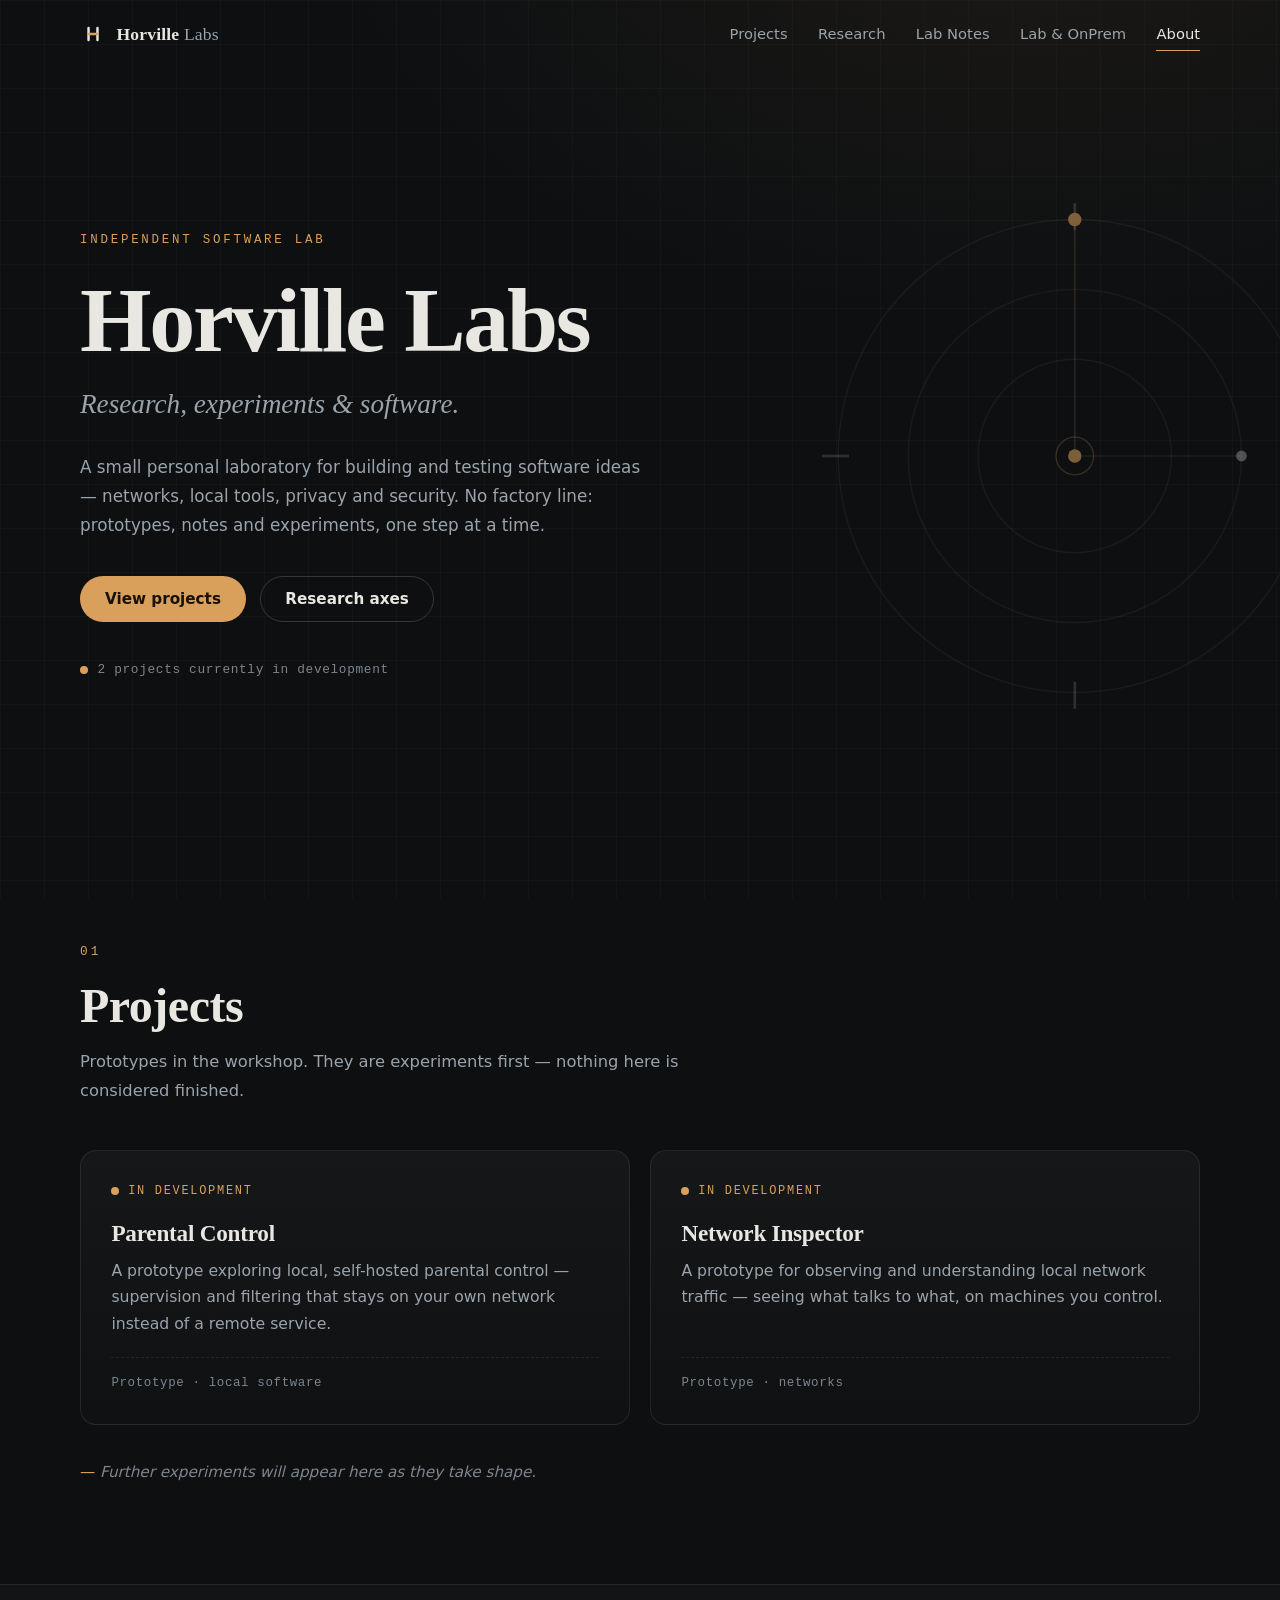
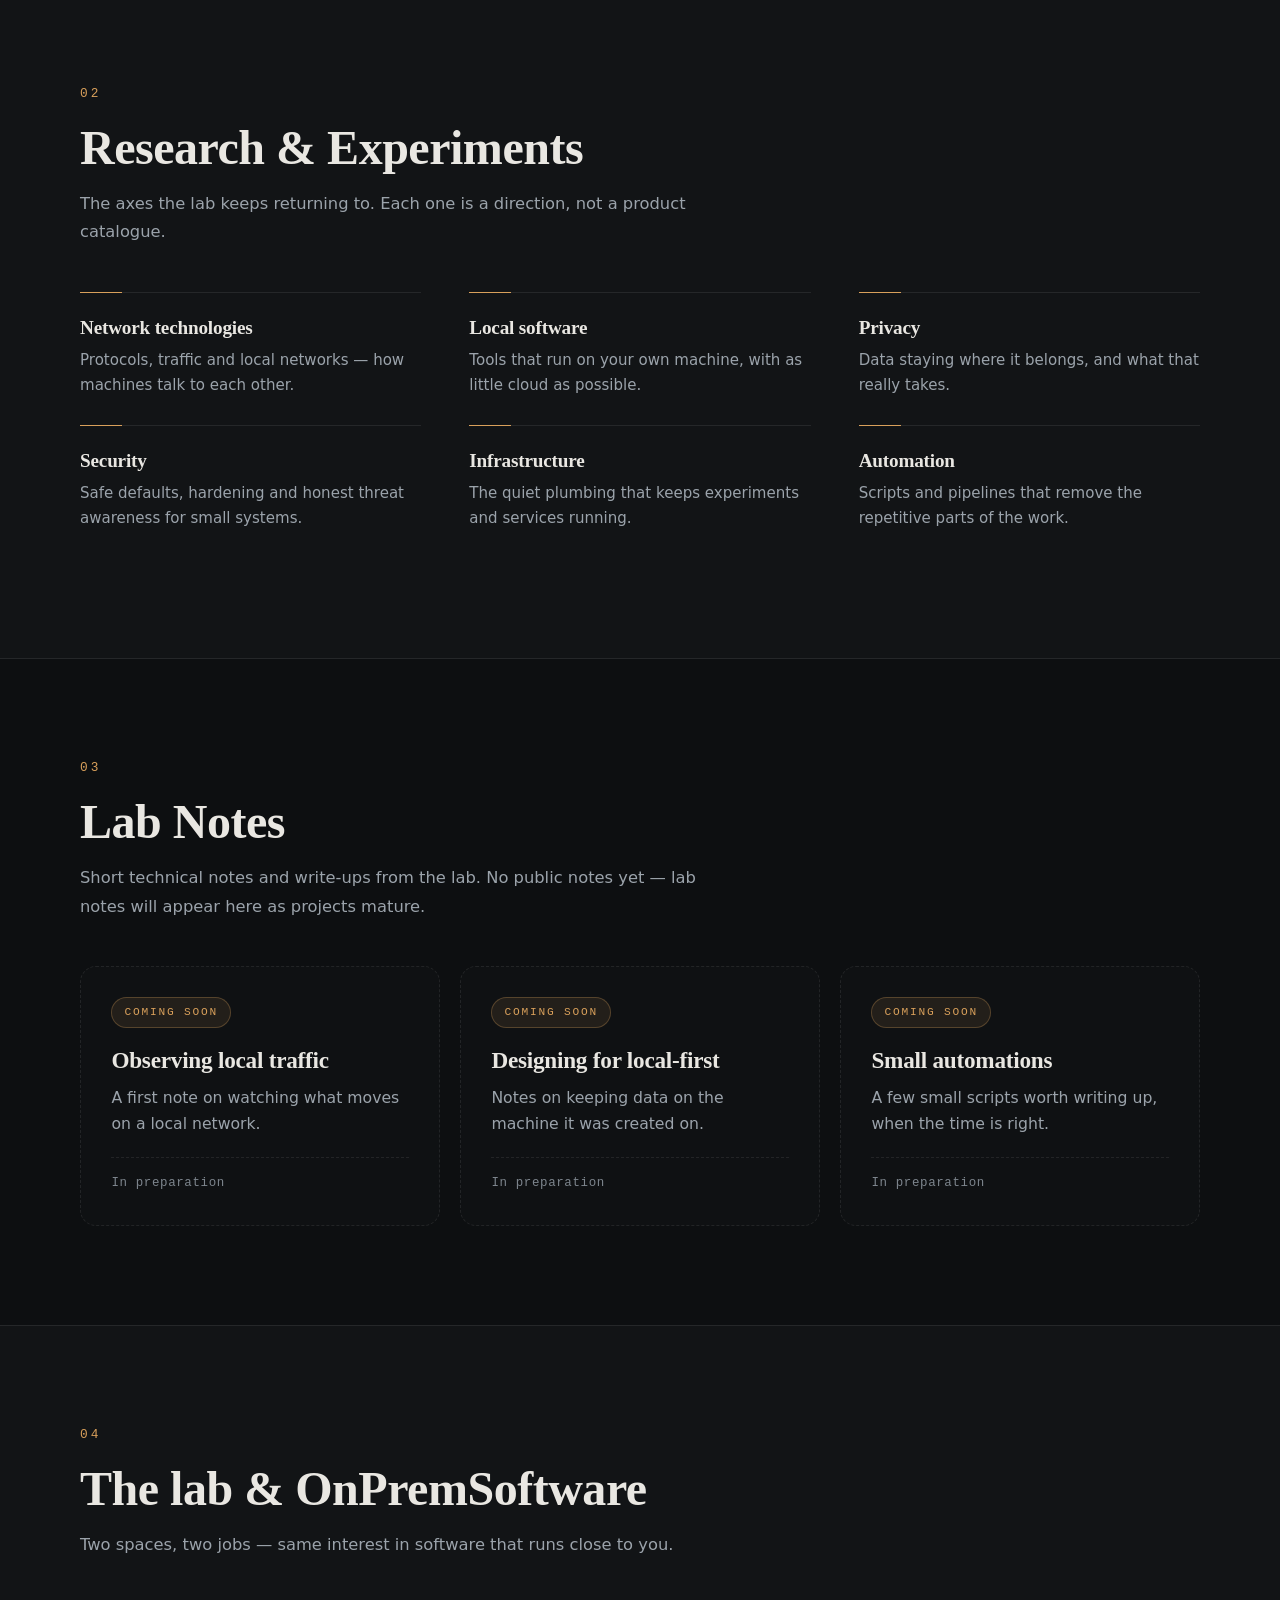
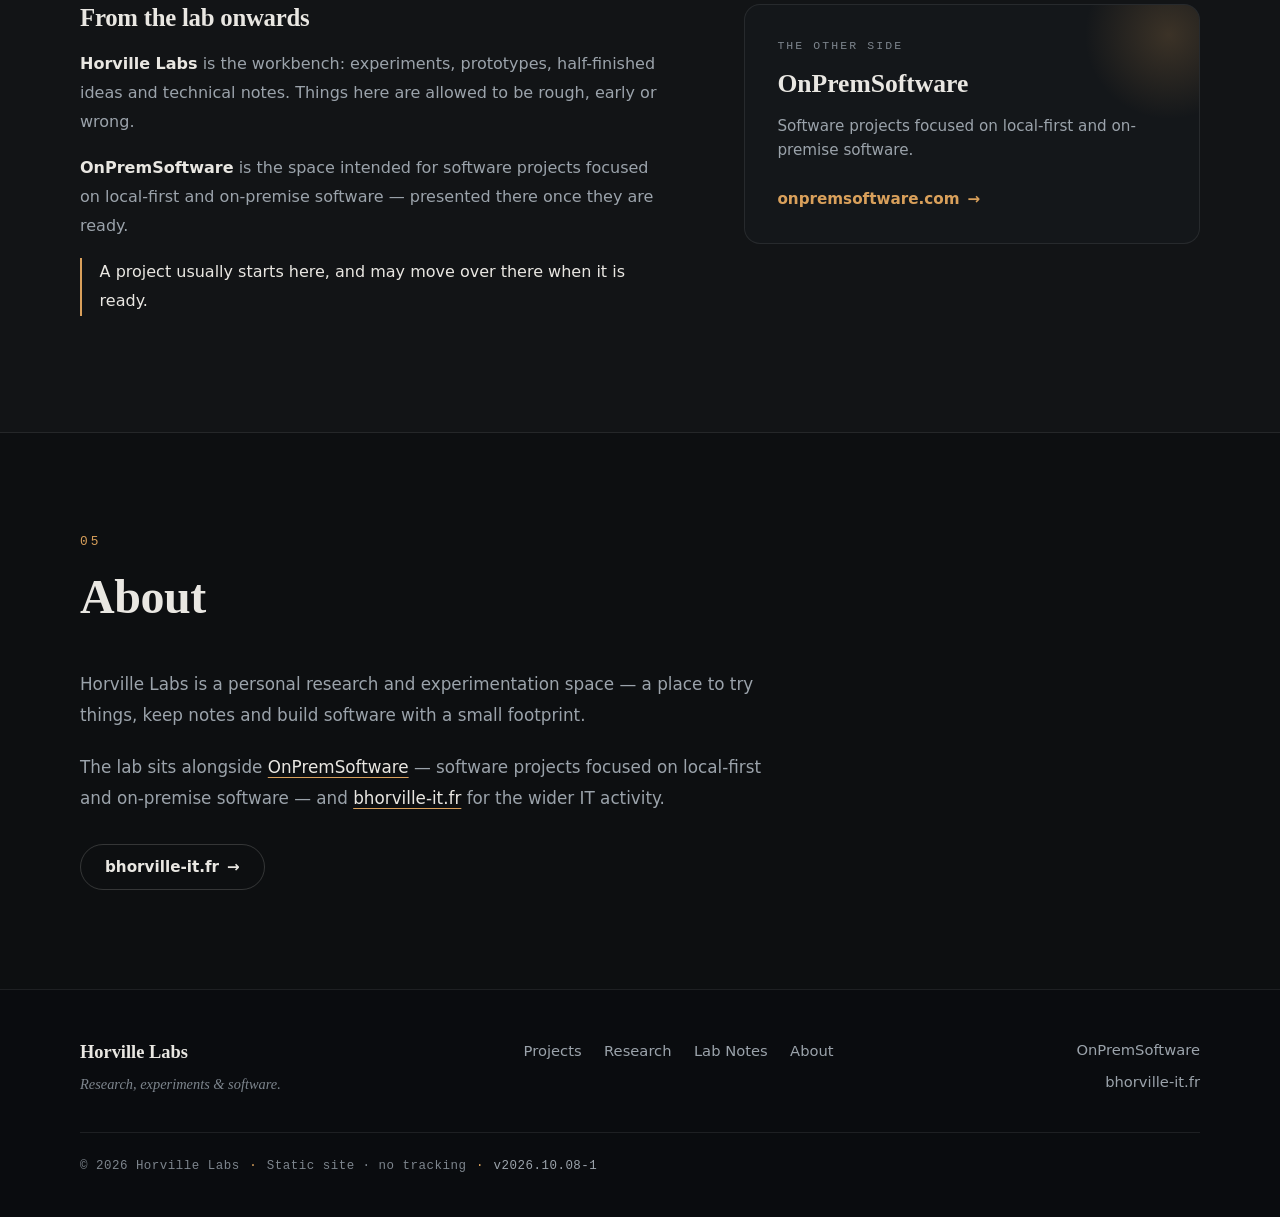
<file: index.html>
<!DOCTYPE html>
<html lang="en">
<head>
  <meta charset="utf-8">
  <meta name="viewport" content="width=device-width, initial-scale=1">

  <title>Horville Labs — Research, experiments &amp; software</title>
  <meta name="description" content="Horville Labs is a personal software research laboratory: prototypes and experiments around networks, local software, privacy and security.">
  <link rel="canonical" href="https://horville-labs.fr/">
  <meta name="theme-color" content="#0d0f11">
  <meta name="color-scheme" content="dark">
  <meta name="referrer" content="strict-origin-when-cross-origin">
  <meta name="author" content="Horville Labs">

  <meta property="og:type" content="website">
  <meta property="og:site_name" content="Horville Labs">
  <meta property="og:title" content="Horville Labs — Research, experiments &amp; software">
  <meta property="og:description" content="A personal software research laboratory: prototypes and experiments around networks, local software, privacy and security.">
  <meta property="og:url" content="https://horville-labs.fr/">
  <meta property="og:image" content="https://horville-labs.fr/assets/og-image.png">
  <meta property="og:image:width" content="1200">
  <meta property="og:image:height" content="630">
  <meta property="og:image:alt" content="Horville Labs — Research, experiments &amp; software.">
  <meta property="og:locale" content="en_GB">

  <meta name="twitter:card" content="summary_large_image">
  <meta name="twitter:title" content="Horville Labs — Research, experiments &amp; software">
  <meta name="twitter:description" content="A personal software research laboratory: prototypes and experiments around networks, local software, privacy and security.">
  <meta name="twitter:image" content="https://horville-labs.fr/assets/og-image.png">

  <link rel="icon" href="favicon.svg" type="image/svg+xml">
  <link rel="apple-touch-icon" href="assets/apple-touch-icon.png">

  <link rel="stylesheet" href="css/style.css">
  <script>document.documentElement.classList.add('js');</script>
  <script src="js/config.js" defer></script>
  <script src="js/main.js" defer></script>

  <script type="application/ld+json">
  {
    "@context": "https://schema.org",
    "@type": "WebSite",
    "name": "Horville Labs",
    "url": "https://horville-labs.fr/",
    "description": "A personal software research laboratory: prototypes and experiments around networks, local software, privacy and security.",
    "inLanguage": "en"
  }
  </script>
</head>

<body id="top">
  <a class="skip-link" href="#main">Skip to content</a>

  <header class="site-header" data-header>
    <div class="container header-inner">
      <a class="brand" href="#top" aria-label="Horville Labs, back to top">
        <svg class="brand-mark" viewBox="0 0 64 64" aria-hidden="true" focusable="false">
          <rect width="64" height="64" rx="14" fill="none"/>
          <path d="M21 17v30M43 17v30" stroke="currentColor" stroke-width="6" stroke-linecap="round"/>
          <path class="brand-mark-accent" d="M21 32h22" stroke-width="6" stroke-linecap="round"/>
        </svg>
        <span class="brand-name">Horville<em>&nbsp;Labs</em></span>
      </a>

      <button class="nav-toggle" type="button" aria-expanded="false" aria-controls="site-nav">
        <span class="nav-toggle-bar" aria-hidden="true"></span>
        <span class="visually-hidden">Menu</span>
      </button>

      <nav class="site-nav" id="site-nav" aria-label="Main navigation" data-nav>
        <ul class="nav-list">
          <li><a href="#projects">Projects</a></li>
          <li><a href="#research">Research</a></li>
          <li><a href="#notes">Lab Notes</a></li>
          <li><a href="#onprem">Lab &amp; OnPrem</a></li>
          <li><a href="#about">About</a></li>
        </ul>
      </nav>
    </div>
  </header>

  <main id="main">

    <!-- ============ 1. HERO ============ -->
    <section class="hero" aria-labelledby="hero-title">
      <svg class="hero-graphic" viewBox="0 0 400 400" aria-hidden="true" focusable="false">
        <g class="hg-rings">
          <circle cx="200" cy="200" r="176" class="hg-ring"/>
          <circle cx="200" cy="200" r="124" class="hg-ring"/>
          <circle cx="200" cy="200" r="72" class="hg-ring"/>
          <path d="M200 12v20M200 368v20M12 200h20M368 200h20" class="hg-tick"/>
        </g>
        <g class="hg-orbit hg-orbit--a">
          <circle cx="200" cy="24" r="5" class="hg-node"/>
          <line x1="200" y1="200" x2="200" y2="24" class="hg-spoke"/>
        </g>
        <g class="hg-orbit hg-orbit--b">
          <circle cx="324" cy="200" r="4" class="hg-node hg-node--soft"/>
          <line x1="200" y1="200" x2="324" y2="200" class="hg-spoke hg-spoke--soft"/>
        </g>
        <circle cx="200" cy="200" r="5" class="hg-core"/>
        <circle cx="200" cy="200" r="14" class="hg-halo"/>
      </svg>

      <div class="container hero-inner">
        <p class="eyebrow reveal">Independent software lab</p>
        <h1 id="hero-title" class="hero-title reveal">Horville&nbsp;Labs</h1>
        <p class="hero-subtitle reveal">Research, experiments &amp; software.</p>
        <p class="hero-lead reveal">
          A small personal laboratory for building and testing software ideas —
          networks, local tools, privacy and security. No factory line:
          prototypes, notes and experiments, one step at a time.
        </p>
        <div class="hero-actions reveal">
          <a class="btn btn-primary" href="#projects">View projects</a>
          <a class="btn btn-ghost" href="#research">Research axes</a>
        </div>
        <p class="hero-status reveal">
          <span class="status-dot" aria-hidden="true"></span>
          2 projects currently in development
        </p>
      </div>
    </section>

    <!-- ============ 2. PROJECTS ============ -->
    <section class="section" id="projects" aria-labelledby="projects-title">
      <div class="container">
        <header class="section-head reveal">
          <p class="section-index" aria-hidden="true">01</p>
          <h2 id="projects-title">Projects</h2>
          <p class="section-lead">
            Prototypes in the workshop. They are experiments first —
            nothing here is considered finished.
          </p>
        </header>

        <!-- To add a project: copy one <li> block below and edit title, status and description. -->
        <ul class="project-grid">
          <li class="reveal">
            <article class="card project-card">
              <p class="card-status">
                <span class="status-dot" aria-hidden="true"></span>
                In development
              </p>
              <h3 class="card-title">Parental Control</h3>
              <p class="card-text">
                A prototype exploring local, self-hosted parental control —
                supervision and filtering that stays on your own network
                instead of a remote service.
              </p>
              <p class="card-meta">Prototype · local software</p>
            </article>
          </li>
          <li class="reveal">
            <article class="card project-card">
              <p class="card-status">
                <span class="status-dot" aria-hidden="true"></span>
                In development
              </p>
              <h3 class="card-title">Network Inspector</h3>
              <p class="card-text">
                A prototype for observing and understanding local network
                traffic — seeing what talks to what, on machines you control.
              </p>
              <p class="card-meta">Prototype · networks</p>
            </article>
          </li>
        </ul>

        <p class="section-note reveal">
          Further experiments will appear here as they take shape.
        </p>
      </div>
    </section>

    <!-- ============ 3. RESEARCH & EXPERIMENTS ============ -->
    <section class="section section--soft" id="research" aria-labelledby="research-title">
      <div class="container">
        <header class="section-head reveal">
          <p class="section-index" aria-hidden="true">02</p>
          <h2 id="research-title">Research &amp; Experiments</h2>
          <p class="section-lead">
            The axes the lab keeps returning to. Each one is a direction,
            not a product catalogue.
          </p>
        </header>

        <ul class="axes-grid">
          <li class="axis reveal">
            <h3>Network technologies</h3>
            <p>Protocols, traffic and local networks — how machines talk to each other.</p>
          </li>
          <li class="axis reveal">
            <h3>Local software</h3>
            <p>Tools that run on your own machine, with as little cloud as possible.</p>
          </li>
          <li class="axis reveal">
            <h3>Privacy</h3>
            <p>Data staying where it belongs, and what that really takes.</p>
          </li>
          <li class="axis reveal">
            <h3>Security</h3>
            <p>Safe defaults, hardening and honest threat awareness for small systems.</p>
          </li>
          <li class="axis reveal">
            <h3>Infrastructure</h3>
            <p>The quiet plumbing that keeps experiments and services running.</p>
          </li>
          <li class="axis reveal">
            <h3>Automation</h3>
            <p>Scripts and pipelines that remove the repetitive parts of the work.</p>
          </li>
        </ul>
      </div>
    </section>

    <!-- ============ 4. LAB NOTES ============ -->
    <section class="section" id="notes" aria-labelledby="notes-title">
      <div class="container">
        <header class="section-head reveal">
          <p class="section-index" aria-hidden="true">03</p>
          <h2 id="notes-title">Lab Notes</h2>
          <p class="section-lead">
            Short technical notes and write-ups from the lab.
            No public notes yet — lab notes will appear here as projects
            mature.
          </p>
        </header>

        <ul class="notes-grid">
          <li class="reveal">
            <article class="card note-card">
              <p class="badge">Coming soon</p>
              <h3 class="card-title">Observing local traffic</h3>
              <p class="card-text">
                A first note on watching what moves on a local network.
              </p>
              <p class="card-meta">In preparation</p>
            </article>
          </li>
          <li class="reveal">
            <article class="card note-card">
              <p class="badge">Coming soon</p>
              <h3 class="card-title">Designing for local-first</h3>
              <p class="card-text">
                Notes on keeping data on the machine it was created on.
              </p>
              <p class="card-meta">In preparation</p>
            </article>
          </li>
          <li class="reveal">
            <article class="card note-card">
              <p class="badge">Coming soon</p>
              <h3 class="card-title">Small automations</h3>
              <p class="card-text">
                A few small scripts worth writing up, when the time is right.
              </p>
              <p class="card-meta">In preparation</p>
            </article>
          </li>
        </ul>
      </div>
    </section>

    <!-- ============ 5. RELATIONSHIP WITH ONPREMSOFTWARE ============ -->
    <section class="section section--soft" id="onprem" aria-labelledby="onprem-title">
      <div class="container">
        <header class="section-head reveal">
          <p class="section-index" aria-hidden="true">04</p>
          <h2 id="onprem-title">The lab &amp; OnPremSoftware</h2>
          <p class="section-lead">
            Two spaces, two jobs — same interest in software that runs close
            to you.
          </p>
        </header>

        <div class="split">
          <div class="split-text reveal">
            <h3>From the lab onwards</h3>
            <p>
              <strong>Horville Labs</strong> is the workbench: experiments,
              prototypes, half-finished ideas and technical notes. Things here
              are allowed to be rough, early or wrong.
            </p>
            <p>
              <strong>OnPremSoftware</strong> is the space intended for
              software projects focused on local-first and on-premise
              software — presented there once they are ready.
            </p>
            <p class="split-note">
              A project usually starts here, and may move over there when it
              is ready.
            </p>
          </div>

          <aside class="link-card reveal" aria-label="OnPremSoftware">
            <p class="link-card-label">The other side</p>
            <p class="link-card-name">OnPremSoftware</p>
            <p class="link-card-text">
              Software projects focused on local-first and on-premise
              software.
            </p>
            <a class="link-arrow" href="https://onpremsoftware.com" rel="noopener" data-site-link="onprem">
              onpremsoftware.com
              <span aria-hidden="true">&rarr;</span>
            </a>
          </aside>
        </div>
      </div>
    </section>

    <!-- ============ 6. ABOUT ============ -->
    <section class="section" id="about" aria-labelledby="about-title">
      <div class="container">
        <header class="section-head reveal">
          <p class="section-index" aria-hidden="true">05</p>
          <h2 id="about-title">About</h2>
        </header>

        <div class="about reveal">
          <p>
            Horville Labs is a personal research and experimentation space — a place to try things,
            keep notes and build software with a small footprint.
          </p>
          <p>
            The lab sits alongside
            <a href="https://onpremsoftware.com" rel="noopener" data-site-link="onprem">OnPremSoftware</a>
            — software projects focused on local-first and on-premise
            software — and
            <a href="https://bhorville-it.fr" rel="noopener" data-site-link="bhorville">bhorville-it.fr</a>
            for the wider IT activity.
          </p>
          <a class="btn btn-ghost" href="https://bhorville-it.fr" rel="noopener" data-site-link="bhorville">
            bhorville-it.fr <span aria-hidden="true">&rarr;</span>
          </a>
        </div>
      </div>
    </section>

  </main>

  <footer class="site-footer">
    <div class="container footer-inner">
      <div class="footer-brand">
        <p class="footer-name">Horville Labs</p>
        <p class="footer-tag">Research, experiments &amp; software.</p>
      </div>

      <nav class="footer-nav" aria-label="Footer navigation">
        <ul>
          <li><a href="#projects">Projects</a></li>
          <li><a href="#research">Research</a></li>
          <li><a href="#notes">Lab Notes</a></li>
          <li><a href="#about">About</a></li>
        </ul>
      </nav>

      <div class="footer-links">
        <a href="https://onpremsoftware.com" rel="noopener" data-site-link="onprem">OnPremSoftware</a>
        <a href="https://bhorville-it.fr" rel="noopener" data-site-link="bhorville">bhorville-it.fr</a>
      </div>

      <p class="footer-copy">
        <span>&copy; <span data-year>2026</span> Horville Labs</span>
        <span class="footer-sep" aria-hidden="true">·</span>
        <span>Static site · no tracking</span>
        <span class="footer-sep" aria-hidden="true">·</span>
        <span class="footer-version" data-version>v2026.10.08-1</span>
      </p>
    </div>
  </footer>
</body>
</html>
</file>
<file: css/style.css>
/* ==========================================================================
   Horville Labs — Research, experiments & software
   Design: dark, elegant, experimental — no framework, no build step.
   ========================================================================== */

:root {
  --bg: #0d0f11;
  --bg-soft: #101315;
  --surface: rgba(255, 255, 255, 0.025);
  --surface-strong: #14171a;
  --line: rgba(233, 231, 226, 0.09);
  --line-strong: rgba(233, 231, 226, 0.18);
  --text: #e9e7e2;
  --muted: #9ba3ab;
  --faint: #7d858d;
  --accent: #d9a05b;
  --accent-strong: #e8b273;
  --accent-ink: #17110a;
  --accent-soft: rgba(217, 160, 91, 0.1);

  --serif: "Iowan Old Style", "Palatino Linotype", Palatino, "Book Antiqua",
    Georgia, "Times New Roman", serif;
  --sans: system-ui, -apple-system, "Segoe UI", Roboto, Helvetica, Arial,
    sans-serif;
  --mono: ui-monospace, SFMono-Regular, "SF Mono", Menlo, Consolas,
    "Liberation Mono", monospace;

  --radius: 16px;
  --container: 1120px;
  --header-h: 68px;
  --ease: cubic-bezier(0.2, 0.7, 0.3, 1);
}

/* ---------- Reset & base ---------- */

*,
*::before,
*::after {
  box-sizing: border-box;
}

html {
  scroll-behavior: smooth;
  scroll-padding-top: calc(var(--header-h) + 16px);
  -webkit-text-size-adjust: 100%;
  scrollbar-color: #2a2f34 var(--bg);
  scrollbar-width: thin;
}

body {
  margin: 0;
  background-color: var(--bg);
  background-image:
    linear-gradient(rgba(233, 231, 226, 0.025) 1px, transparent 1px),
    linear-gradient(90deg, rgba(233, 231, 226, 0.025) 1px, transparent 1px),
    radial-gradient(
      1100px 650px at 80% -10%,
      rgba(217, 160, 91, 0.07),
      transparent 65%
    );
  background-size: 44px 44px, 44px 44px, 100% 100%;
  background-attachment: fixed;
  color: var(--text);
  font-family: var(--sans);
  font-size: 1rem;
  line-height: 1.6;
  -webkit-font-smoothing: antialiased;
  -moz-osx-font-smoothing: grayscale;
}

h1,
h2,
h3 {
  font-family: var(--serif);
  font-weight: 700;
  line-height: 1.15;
  letter-spacing: -0.01em;
  margin: 0;
  text-wrap: balance;
}

p {
  margin: 0;
}

a {
  color: inherit;
}

img,
svg {
  display: block;
  max-width: 100%;
}

ul {
  margin: 0;
  padding: 0;
  list-style: none;
}

::selection {
  background: rgba(217, 160, 91, 0.32);
  color: #fff;
}

:focus-visible {
  outline: 2px solid var(--accent);
  outline-offset: 3px;
  border-radius: 3px;
}

.container {
  width: min(var(--container), 100% - 2.5rem);
  margin-inline: auto;
}

.visually-hidden {
  position: absolute !important;
  width: 1px;
  height: 1px;
  padding: 0;
  margin: -1px;
  overflow: hidden;
  clip: rect(0 0 0 0);
  white-space: nowrap;
  border: 0;
}

.skip-link {
  position: absolute;
  top: -100%;
  left: 1rem;
  z-index: 100;
  padding: 0.7rem 1.1rem;
  background: var(--accent);
  color: var(--accent-ink);
  font-weight: 600;
  text-decoration: none;
  border-radius: 0 0 8px 8px;
}

.skip-link:focus {
  top: 0;
}

/* ---------- Header ---------- */

.site-header {
  position: sticky;
  top: 0;
  z-index: 60;
  border-bottom: 1px solid transparent;
  transition: background-color 0.3s ease, border-color 0.3s ease;
}

.site-header.is-scrolled {
  background-color: rgba(13, 15, 17, 0.86);
  -webkit-backdrop-filter: blur(12px);
  backdrop-filter: blur(12px);
  border-bottom-color: var(--line);
}

.header-inner {
  display: flex;
  align-items: center;
  justify-content: space-between;
  gap: 1.5rem;
  min-height: var(--header-h);
}

.brand {
  display: inline-flex;
  align-items: center;
  gap: 0.65rem;
  text-decoration: none;
  color: var(--text);
}

.brand-mark {
  width: 26px;
  height: 26px;
}

.brand-mark-accent {
  stroke: var(--accent);
}

.brand-name {
  font-family: var(--serif);
  font-size: 1.1rem;
  font-weight: 700;
  letter-spacing: 0.01em;
}

.brand-name em {
  font-style: normal;
  font-weight: 400;
  color: var(--muted);
}

.nav-list {
  display: flex;
  align-items: center;
  gap: clamp(1rem, 2.4vw, 1.9rem);
}

.nav-list a {
  position: relative;
  display: inline-block;
  padding: 0.35rem 0;
  font-size: 0.92rem;
  color: var(--muted);
  text-decoration: none;
  transition: color 0.25s ease;
}

.nav-list a::after {
  content: "";
  position: absolute;
  left: 0;
  bottom: 0;
  width: 0;
  height: 1px;
  background: var(--accent);
  transition: width 0.3s var(--ease);
}

.nav-list a:hover,
.nav-list a:focus-visible,
.nav-list a[aria-current="true"] {
  color: var(--text);
}

.nav-list a:hover::after,
.nav-list a:focus-visible::after,
.nav-list a[aria-current="true"]::after {
  width: 100%;
}

.nav-toggle {
  display: none;
  align-items: center;
  justify-content: center;
  width: 44px;
  height: 44px;
  padding: 0;
  background: none;
  border: 1px solid var(--line);
  border-radius: 10px;
  cursor: pointer;
}

.nav-toggle-bar,
.nav-toggle-bar::before,
.nav-toggle-bar::after {
  display: block;
  width: 18px;
  height: 1.5px;
  background: var(--text);
  transition: transform 0.3s var(--ease), opacity 0.2s ease;
}

.nav-toggle-bar {
  position: relative;
}

.nav-toggle-bar::before,
.nav-toggle-bar::after {
  content: "";
  position: absolute;
  left: 0;
}

.nav-toggle-bar::before {
  top: -6px;
}

.nav-toggle-bar::after {
  top: 6px;
}

.nav-toggle[aria-expanded="true"] .nav-toggle-bar {
  background: transparent;
}

.nav-toggle[aria-expanded="true"] .nav-toggle-bar::before {
  transform: translateY(6px) rotate(45deg);
}

.nav-toggle[aria-expanded="true"] .nav-toggle-bar::after {
  transform: translateY(-6px) rotate(-45deg);
}

/* ---------- Hero ---------- */

.hero {
  position: relative;
  display: flex;
  align-items: center;
  min-height: min(86vh, 920px);
  padding: clamp(4rem, 10vh, 7rem) 0;
  overflow: hidden;
}

.hero-inner {
  position: relative;
  z-index: 1;
}

.hero-graphic {
  position: absolute;
  top: 50%;
  right: max(-70px, -5vw);
  width: clamp(360px, 42vw, 540px);
  transform: translateY(-50%);
  opacity: 0.55;
  pointer-events: none;
  z-index: 0;
}

.eyebrow {
  font-family: var(--mono);
  font-size: 0.78rem;
  letter-spacing: 0.22em;
  text-transform: uppercase;
  color: var(--accent);
  margin-bottom: 1.4rem;
}

.hero-title {
  font-size: clamp(3rem, 9.5vw, 5.75rem);
  line-height: 1;
  letter-spacing: -0.025em;
}

.hero-subtitle {
  margin-top: 1.1rem;
  font-family: var(--serif);
  font-style: italic;
  font-size: clamp(1.25rem, 2.6vw, 1.7rem);
  color: var(--muted);
}

.hero-lead {
  max-width: 54ch;
  margin-top: 1.6rem;
  font-size: 1.05rem;
  line-height: 1.75;
  color: var(--muted);
}

.hero-actions {
  display: flex;
  flex-wrap: wrap;
  gap: 0.9rem;
  margin-top: 2.2rem;
}

.hero-status {
  display: flex;
  align-items: center;
  gap: 0.6rem;
  margin-top: 2.4rem;
  font-family: var(--mono);
  font-size: 0.8rem;
  letter-spacing: 0.05em;
  color: var(--faint);
}

/* Hero graphic elements */

.hg-ring {
  fill: none;
  stroke: rgba(233, 231, 226, 0.1);
  stroke-width: 1;
}

.hg-tick {
  fill: none;
  stroke: rgba(233, 231, 226, 0.28);
  stroke-width: 2;
}

.hg-orbit {
  transform-box: view-box;
  transform-origin: 50% 50%;
}

.hg-orbit--a {
  animation: hg-spin 44s linear infinite;
}

.hg-orbit--b {
  animation: hg-spin 76s linear infinite reverse;
}

.hg-node {
  fill: var(--accent);
}

.hg-node--soft {
  fill: rgba(233, 231, 226, 0.55);
}

.hg-spoke {
  stroke: rgba(217, 160, 91, 0.35);
  stroke-width: 1;
}

.hg-spoke--soft {
  stroke: rgba(233, 231, 226, 0.12);
}

.hg-core {
  fill: var(--accent);
}

.hg-halo {
  fill: none;
  stroke: rgba(217, 160, 91, 0.4);
  stroke-width: 1;
  animation: hg-breathe 4.5s ease-in-out infinite;
}

@keyframes hg-spin {
  to {
    transform: rotate(360deg);
  }
}

@keyframes hg-breathe {
  0%,
  100% {
    opacity: 0.35;
  }
  50% {
    opacity: 1;
  }
}

/* ---------- Buttons ---------- */

.btn {
  display: inline-flex;
  align-items: center;
  gap: 0.5rem;
  padding: 0.8rem 1.5rem;
  border: 1px solid transparent;
  border-radius: 999px;
  font-family: var(--sans);
  font-size: 0.95rem;
  font-weight: 600;
  line-height: 1.2;
  text-decoration: none;
  cursor: pointer;
  transition: background-color 0.25s ease, border-color 0.25s ease,
    color 0.25s ease, transform 0.25s var(--ease);
}

.btn-primary {
  background: var(--accent);
  color: var(--accent-ink);
}

.btn-primary:hover {
  background: var(--accent-strong);
  transform: translateY(-1px);
}

.btn-ghost {
  border-color: var(--line-strong);
  color: var(--text);
}

.btn-ghost:hover {
  border-color: var(--accent);
  color: var(--accent);
  transform: translateY(-1px);
}

/* ---------- Sections ---------- */

.section {
  position: relative;
  padding: clamp(4.5rem, 11vh, 7.5rem) 0;
  scroll-margin-top: calc(var(--header-h) + 8px);
}

.section--soft {
  background-color: rgba(255, 255, 255, 0.018);
  border-top: 1px solid var(--line);
  border-bottom: 1px solid var(--line);
}

.section-head {
  max-width: 62ch;
  margin-bottom: clamp(2.5rem, 5vh, 3.5rem);
}

.section-index {
  font-family: var(--mono);
  font-size: 0.8rem;
  letter-spacing: 0.24em;
  color: var(--accent);
  margin-bottom: 1rem;
}

.section-head h2 {
  font-size: clamp(2rem, 4.5vw, 3rem);
  margin-bottom: 0.9rem;
}

.section-lead {
  color: var(--muted);
  line-height: 1.75;
  font-size: 1.02rem;
}

.section-note {
  margin-top: 2.2rem;
  color: var(--faint);
  font-size: 0.95rem;
  font-style: italic;
}

.section-note::before {
  content: "— ";
  color: var(--accent);
  font-style: normal;
}

/* ---------- Cards (projects, notes) ---------- */

.project-grid,
.notes-grid {
  display: grid;
  grid-template-columns: repeat(auto-fit, minmax(290px, 1fr));
  gap: 1.25rem;
}

.project-grid > li,
.notes-grid > li {
  display: flex;
}

.card {
  position: relative;
  display: flex;
  flex-direction: column;
  flex: 1;
  width: 100%;
  padding: clamp(1.4rem, 3vw, 1.9rem);
  background: linear-gradient(
    180deg,
    rgba(255, 255, 255, 0.035),
    rgba(255, 255, 255, 0.012)
  );
  border: 1px solid var(--line);
  border-radius: var(--radius);
  overflow: hidden;
  transition: border-color 0.3s ease, transform 0.3s var(--ease),
    background-color 0.3s ease;
}

.card::before {
  content: "";
  position: absolute;
  top: 0;
  left: 0;
  width: 100%;
  height: 2px;
  background: linear-gradient(90deg, var(--accent), transparent 65%);
  opacity: 0;
  transition: opacity 0.35s ease;
}

.card:hover {
  border-color: var(--line-strong);
  transform: translateY(-3px);
}

.card:hover::before {
  opacity: 0.85;
}

.card-status {
  display: flex;
  align-items: center;
  gap: 0.55rem;
  font-family: var(--mono);
  font-size: 0.75rem;
  letter-spacing: 0.14em;
  text-transform: uppercase;
  color: var(--accent);
  margin-bottom: 1.2rem;
}

.status-dot {
  width: 8px;
  height: 8px;
  border-radius: 50%;
  background: var(--accent);
  animation: dot-pulse 2.8s ease-out infinite;
}

@keyframes dot-pulse {
  0% {
    box-shadow: 0 0 0 0 rgba(217, 160, 91, 0.45);
  }
  70% {
    box-shadow: 0 0 0 7px rgba(217, 160, 91, 0);
  }
  100% {
    box-shadow: 0 0 0 0 rgba(217, 160, 91, 0);
  }
}

.card-title {
  font-size: 1.45rem;
  margin-bottom: 0.7rem;
}

.card-text {
  color: var(--muted);
  font-size: 0.98rem;
  line-height: 1.7;
}

.card-meta {
  margin-top: auto;
  padding-top: 1.2rem;
  font-family: var(--mono);
  font-size: 0.78rem;
  letter-spacing: 0.05em;
  color: var(--faint);
}

.card-meta::before {
  content: "";
  display: block;
  margin-bottom: 1rem;
  border-top: 1px dashed var(--line);
}

.badge {
  display: inline-block;
  align-self: flex-start;
  padding: 0.32rem 0.75rem;
  margin-bottom: 1.2rem;
  font-family: var(--mono);
  font-size: 0.7rem;
  letter-spacing: 0.16em;
  text-transform: uppercase;
  color: var(--accent);
  background: var(--accent-soft);
  border: 1px solid rgba(217, 160, 91, 0.28);
  border-radius: 999px;
}

.note-card {
  background: rgba(255, 255, 255, 0.012);
  border-style: dashed;
}

/* ---------- Research axes ---------- */

.axes-grid {
  display: grid;
  grid-template-columns: repeat(auto-fit, minmax(255px, 1fr));
  column-gap: clamp(1.5rem, 4vw, 3rem);
  row-gap: 0;
}

.axis {
  position: relative;
  padding: 1.5rem 0 1.75rem;
  border-top: 1px solid var(--line);
}

.axis::before {
  content: "";
  position: absolute;
  top: -1px;
  left: 0;
  width: 42px;
  height: 1px;
  background: var(--accent);
}

.axis h3 {
  font-size: 1.2rem;
  margin-bottom: 0.55rem;
}

.axis p {
  color: var(--muted);
  font-size: 0.94rem;
  line-height: 1.65;
}

/* ---------- Split: lab & OnPremSoftware ---------- */

.split {
  display: grid;
  grid-template-columns: 1.15fr 0.85fr;
  gap: clamp(1.5rem, 4vw, 3rem);
  align-items: start;
}

.split-text h3 {
  font-size: 1.55rem;
  margin-bottom: 1.1rem;
}

.split-text p {
  color: var(--muted);
  line-height: 1.8;
  margin-bottom: 1.1rem;
  max-width: 58ch;
}

.split-text strong {
  color: var(--text);
}

.split-note {
  padding-left: 1.1rem;
  border-left: 2px solid var(--accent);
  color: var(--text) !important;
}

.link-card {
  position: relative;
  padding: clamp(1.5rem, 3vw, 2rem);
  background: var(--surface-strong);
  border: 1px solid var(--line);
  border-radius: var(--radius);
  overflow: hidden;
}

.link-card::after {
  content: "";
  position: absolute;
  top: -55px;
  right: -55px;
  width: 170px;
  height: 170px;
  background: radial-gradient(
    circle,
    rgba(217, 160, 91, 0.2),
    transparent 70%
  );
  pointer-events: none;
}

.link-card-label {
  font-family: var(--mono);
  font-size: 0.72rem;
  letter-spacing: 0.18em;
  text-transform: uppercase;
  color: var(--faint);
}

.link-card-name {
  font-family: var(--serif);
  font-size: 1.6rem;
  font-weight: 700;
  margin-top: 0.5rem;
}

.link-card-text {
  margin-top: 0.6rem;
  color: var(--muted);
  font-size: 0.95rem;
}

.link-arrow {
  display: inline-flex;
  align-items: center;
  gap: 0.5rem;
  margin-top: 1.5rem;
  font-weight: 600;
  font-size: 0.95rem;
  color: var(--accent);
  text-decoration: none;
  transition: gap 0.25s var(--ease), color 0.25s ease;
}

.link-arrow:hover {
  gap: 0.85rem;
  color: var(--accent-strong);
}

/* ---------- About ---------- */

.about {
  max-width: 68ch;
}

.about p {
  color: var(--muted);
  font-size: 1.05rem;
  line-height: 1.85;
  margin-bottom: 1.3rem;
}

.about strong {
  color: var(--text);
}

.about p a {
  color: var(--text);
  text-decoration: underline;
  text-decoration-color: var(--accent);
  text-decoration-thickness: 1px;
  text-underline-offset: 4px;
  transition: color 0.25s ease;
}

.about p a:hover {
  color: var(--accent);
}

.about .btn {
  margin-top: 0.6rem;
}

/* ---------- Footer ---------- */

.site-footer {
  border-top: 1px solid var(--line);
  background-color: rgba(11, 13, 15, 0.9);
  padding: 3rem 0 2.5rem;
}

.footer-inner {
  display: flex;
  flex-wrap: wrap;
  gap: 1.75rem 3rem;
  align-items: flex-start;
  justify-content: space-between;
}

.footer-name {
  font-family: var(--serif);
  font-size: 1.15rem;
  font-weight: 700;
}

.footer-tag {
  margin-top: 0.3rem;
  font-family: var(--serif);
  font-style: italic;
  font-size: 0.9rem;
  color: var(--faint);
}

.footer-nav ul {
  display: flex;
  flex-wrap: wrap;
  gap: 1.4rem;
}

.footer-nav a,
.footer-links a {
  font-size: 0.92rem;
  color: var(--muted);
  text-decoration: none;
  transition: color 0.25s ease;
}

.footer-nav a:hover,
.footer-links a:hover {
  color: var(--accent);
}

.footer-links {
  display: flex;
  flex-direction: column;
  gap: 0.5rem;
  text-align: right;
}

.footer-copy {
  display: flex;
  flex-wrap: wrap;
  gap: 0.6rem;
  width: 100%;
  margin-top: 0.5rem;
  padding-top: 1.5rem;
  border-top: 1px solid var(--line);
  font-family: var(--mono);
  font-size: 0.78rem;
  letter-spacing: 0.04em;
  color: var(--faint);
}

.footer-sep {
  color: var(--accent);
}
.footer-version {
  color: var(--muted);
}

/* ---------- Scroll reveal (JS only) ---------- */

.js .reveal {
  opacity: 0;
  transform: translateY(16px);
}

.js .reveal.is-visible {
  opacity: 1;
  transform: none;
  transition: opacity 0.7s var(--ease), transform 0.7s var(--ease);
}

.project-grid > .reveal:nth-child(2),
.notes-grid > .reveal:nth-child(2),
.axes-grid > .reveal:nth-child(2) {
  transition-delay: 0.08s;
}

.notes-grid > .reveal:nth-child(3),
.axes-grid > .reveal:nth-child(3) {
  transition-delay: 0.16s;
}

.axes-grid > .reveal:nth-child(4) {
  transition-delay: 0.24s;
}

.axes-grid > .reveal:nth-child(5) {
  transition-delay: 0.32s;
}

.axes-grid > .reveal:nth-child(6) {
  transition-delay: 0.4s;
}

/* ---------- Responsive ---------- */

@media (max-width: 900px) {
  .hero-graphic {
    right: -16vw;
    width: 72vw;
    opacity: 0.22;
  }

  .split {
    grid-template-columns: 1fr;
  }

  .footer-links {
    text-align: left;
  }
}

@media (max-width: 860px) {
  .nav-toggle {
    display: inline-flex;
  }

  .site-nav {
    display: none;
    position: absolute;
    top: 100%;
    left: 0;
    right: 0;
    padding: 0.4rem 1.25rem 1.2rem;
    background-color: rgba(13, 15, 17, 0.97);
    -webkit-backdrop-filter: blur(14px);
    backdrop-filter: blur(14px);
    border-bottom: 1px solid var(--line);
  }

  .site-nav.is-open {
    display: block;
  }

  .nav-list {
    flex-direction: column;
    align-items: stretch;
    gap: 0;
  }

  .nav-list a {
    display: block;
    padding: 0.9rem 0;
    font-size: 1rem;
    border-bottom: 1px solid var(--line);
  }

  .nav-list li:last-child a {
    border-bottom: 0;
  }

  .nav-list a::after {
    display: none;
  }
}

@media (max-width: 640px) {
  .container {
    width: min(var(--container), 100% - 1.75rem);
  }

  .hero {
    min-height: auto;
    padding-top: clamp(3rem, 8vh, 5rem);
  }

  .hero-graphic {
    display: none;
  }

  .hero-actions {
    flex-direction: column;
    align-items: stretch;
  }

  .btn {
    justify-content: center;
  }

  .footer-inner {
    flex-direction: column;
    gap: 1.5rem;
  }
}

/* ---------- Reduced motion ---------- */

@media (prefers-reduced-motion: reduce) {
  html {
    scroll-behavior: auto;
  }

  *,
  *::before,
  *::after {
    animation-duration: 0.01ms !important;
    animation-iteration-count: 1 !important;
    transition-duration: 0.01ms !important;
  }

  .js .reveal {
    opacity: 1 !important;
    transform: none !important;
  }
}
</file>
